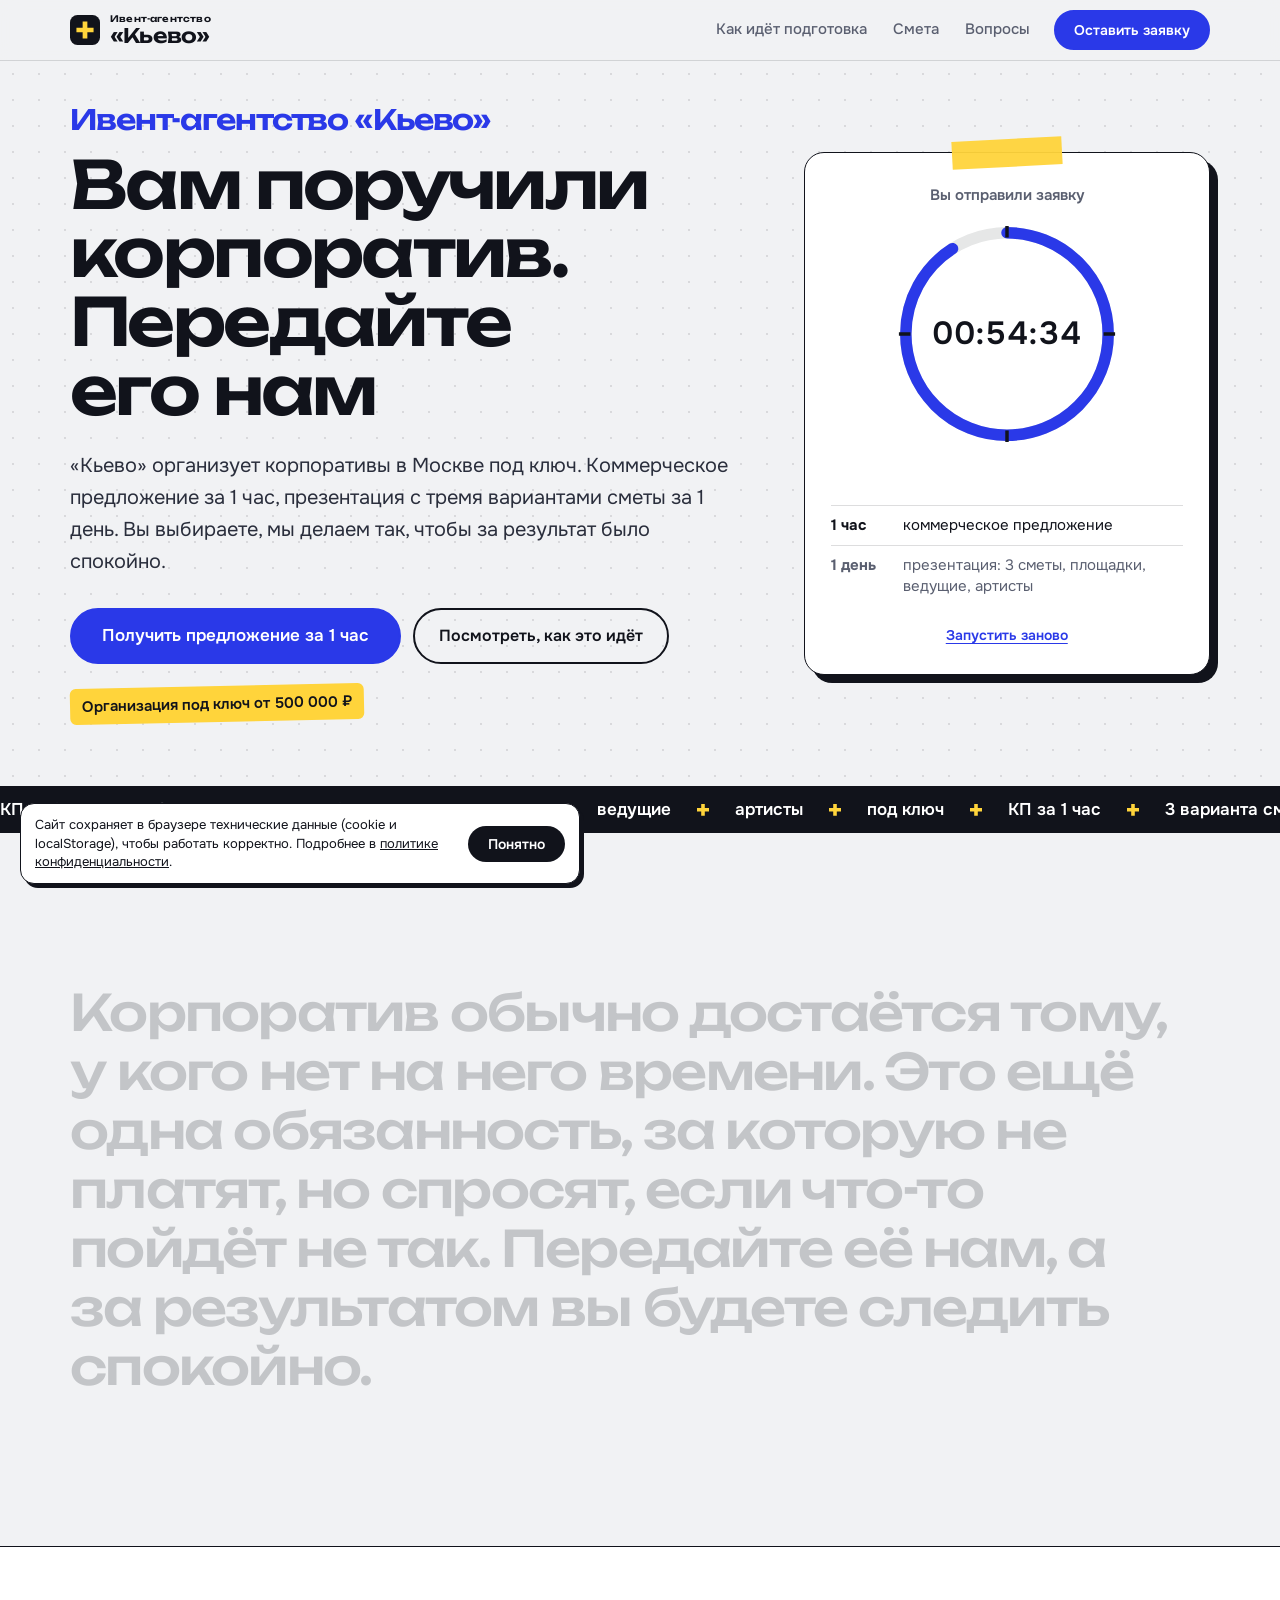
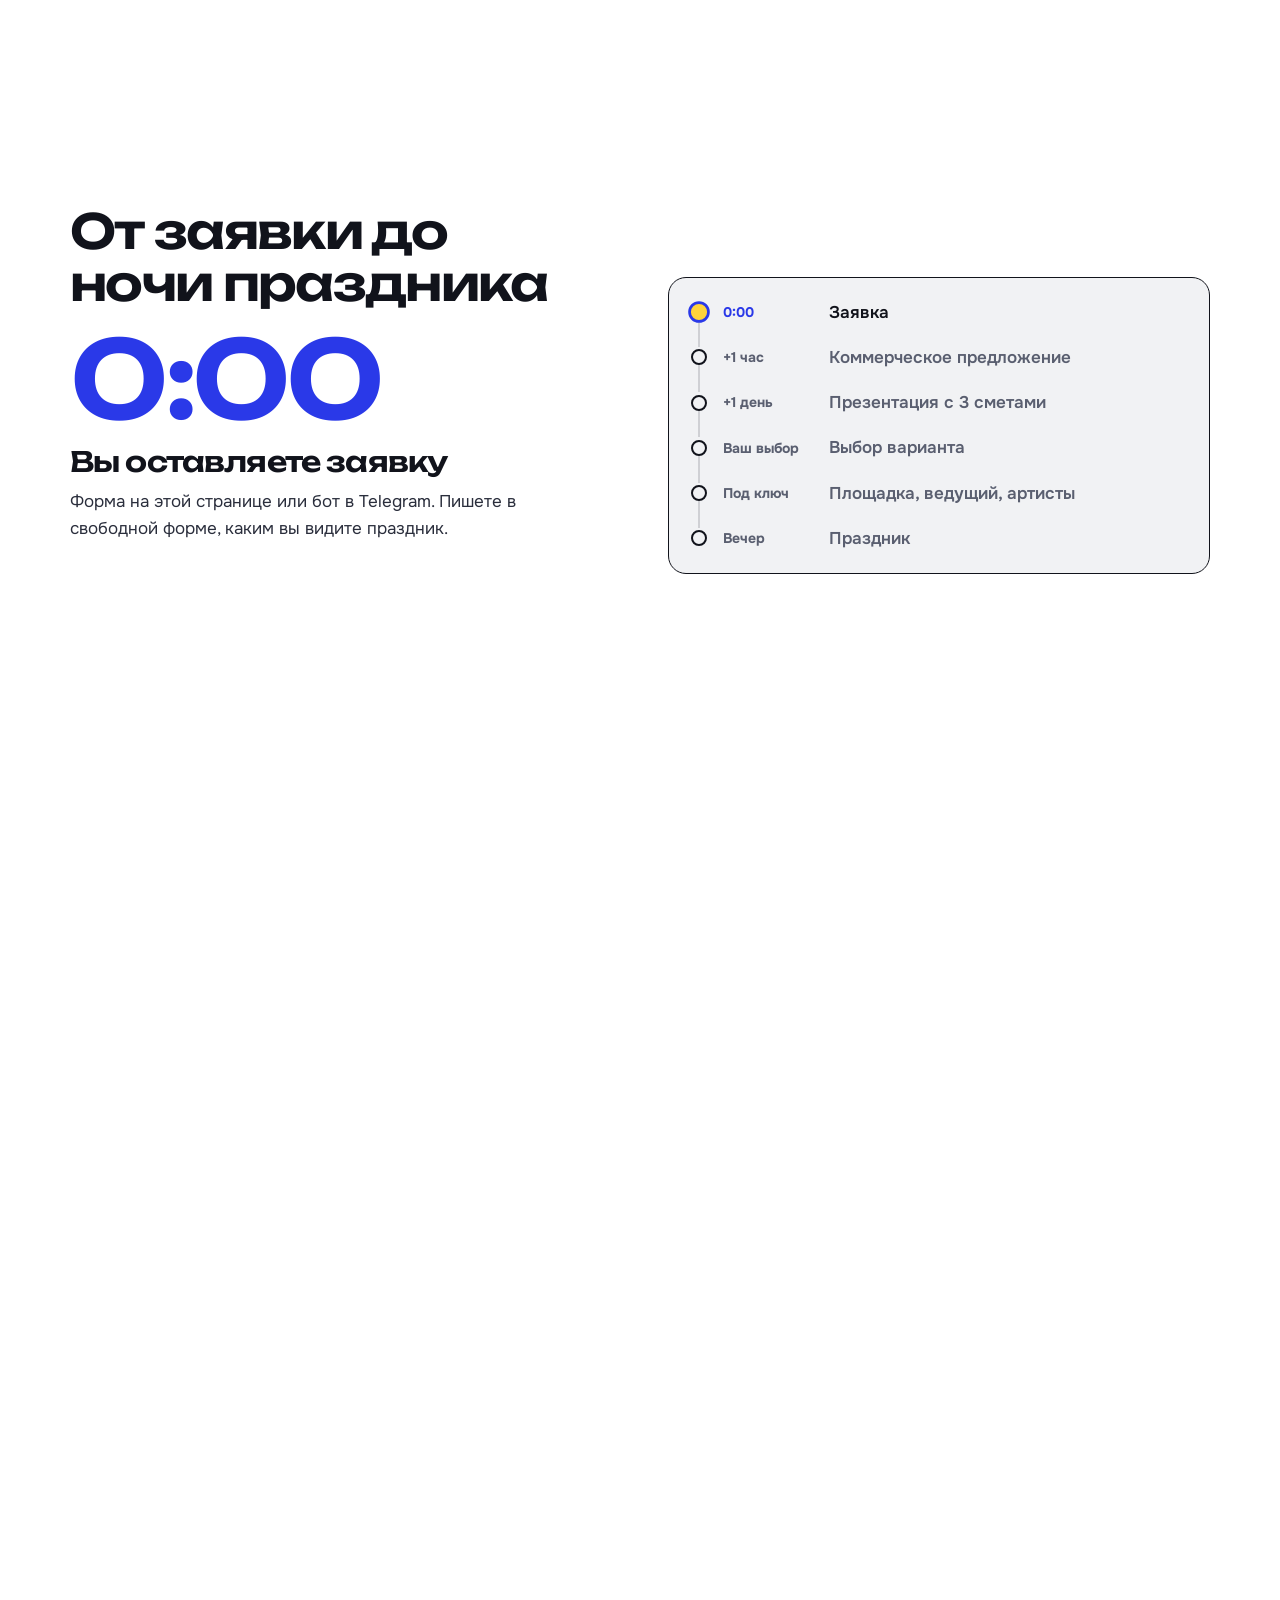
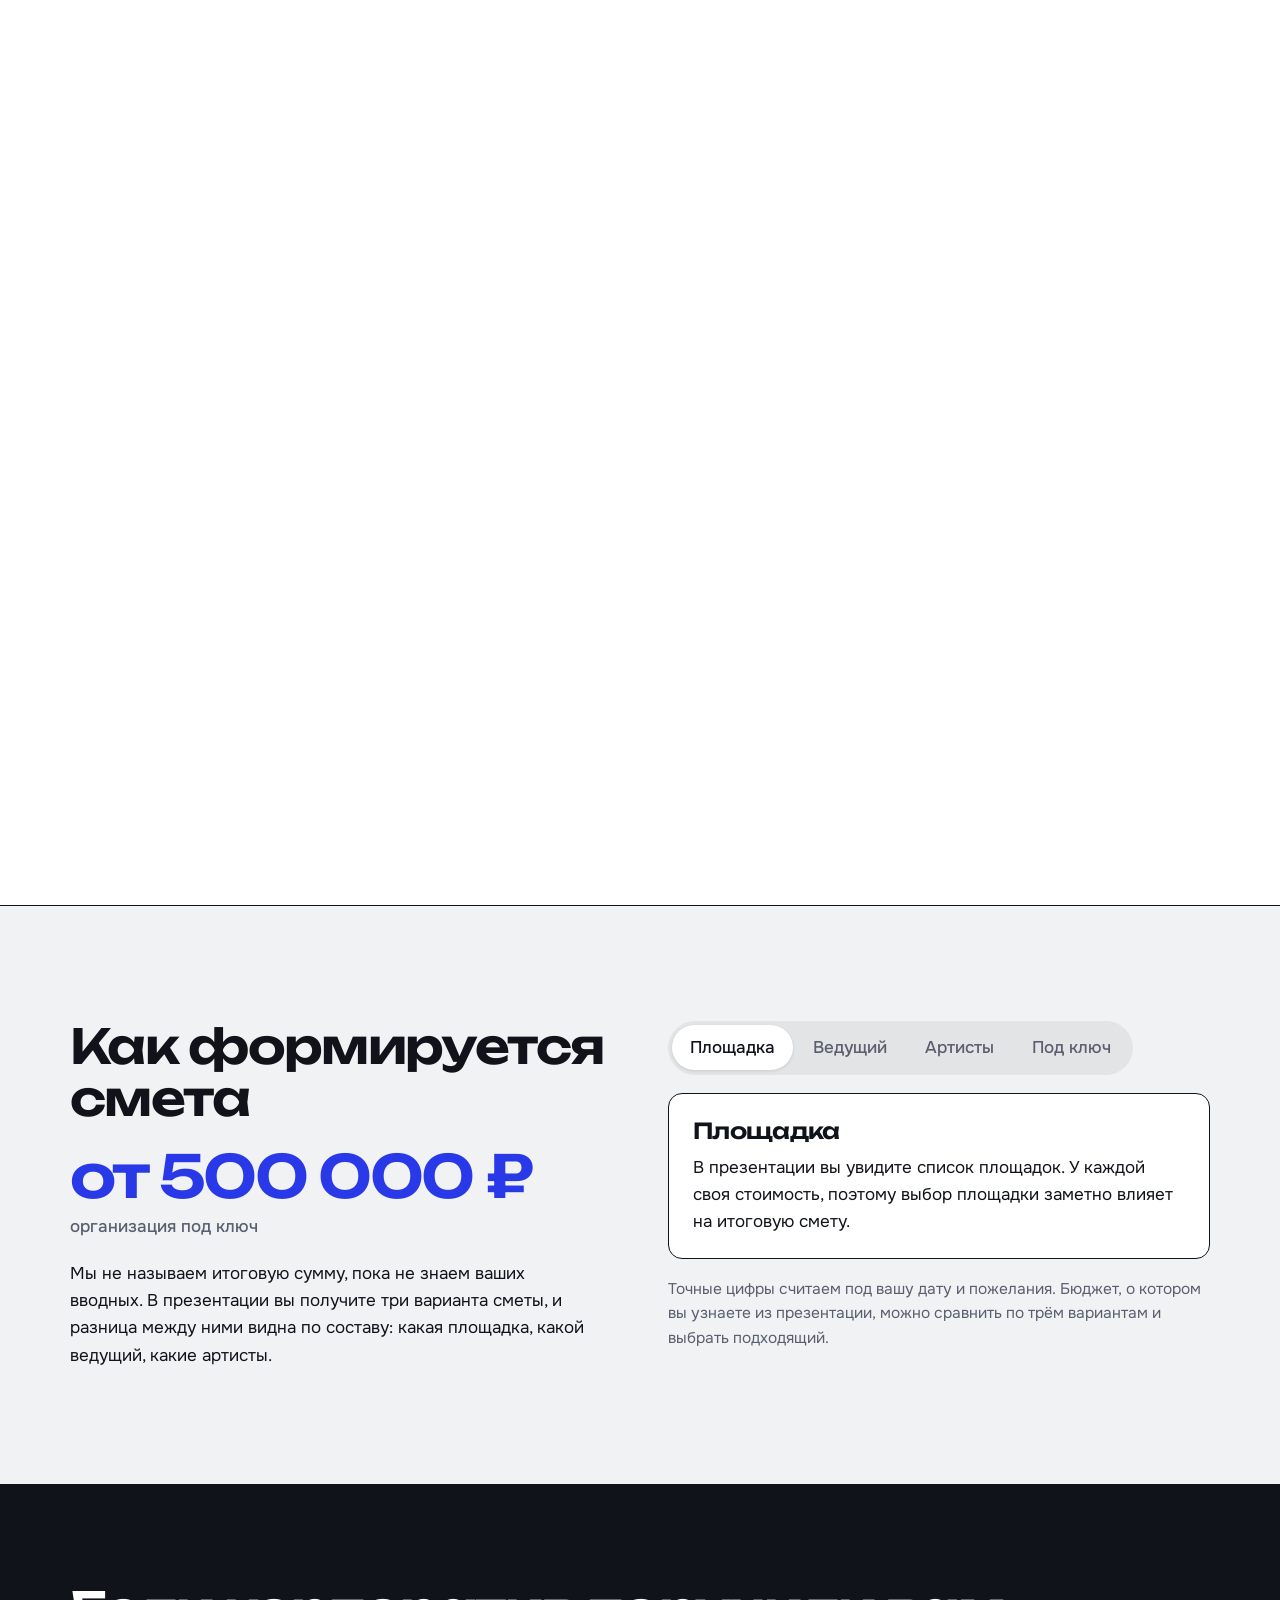
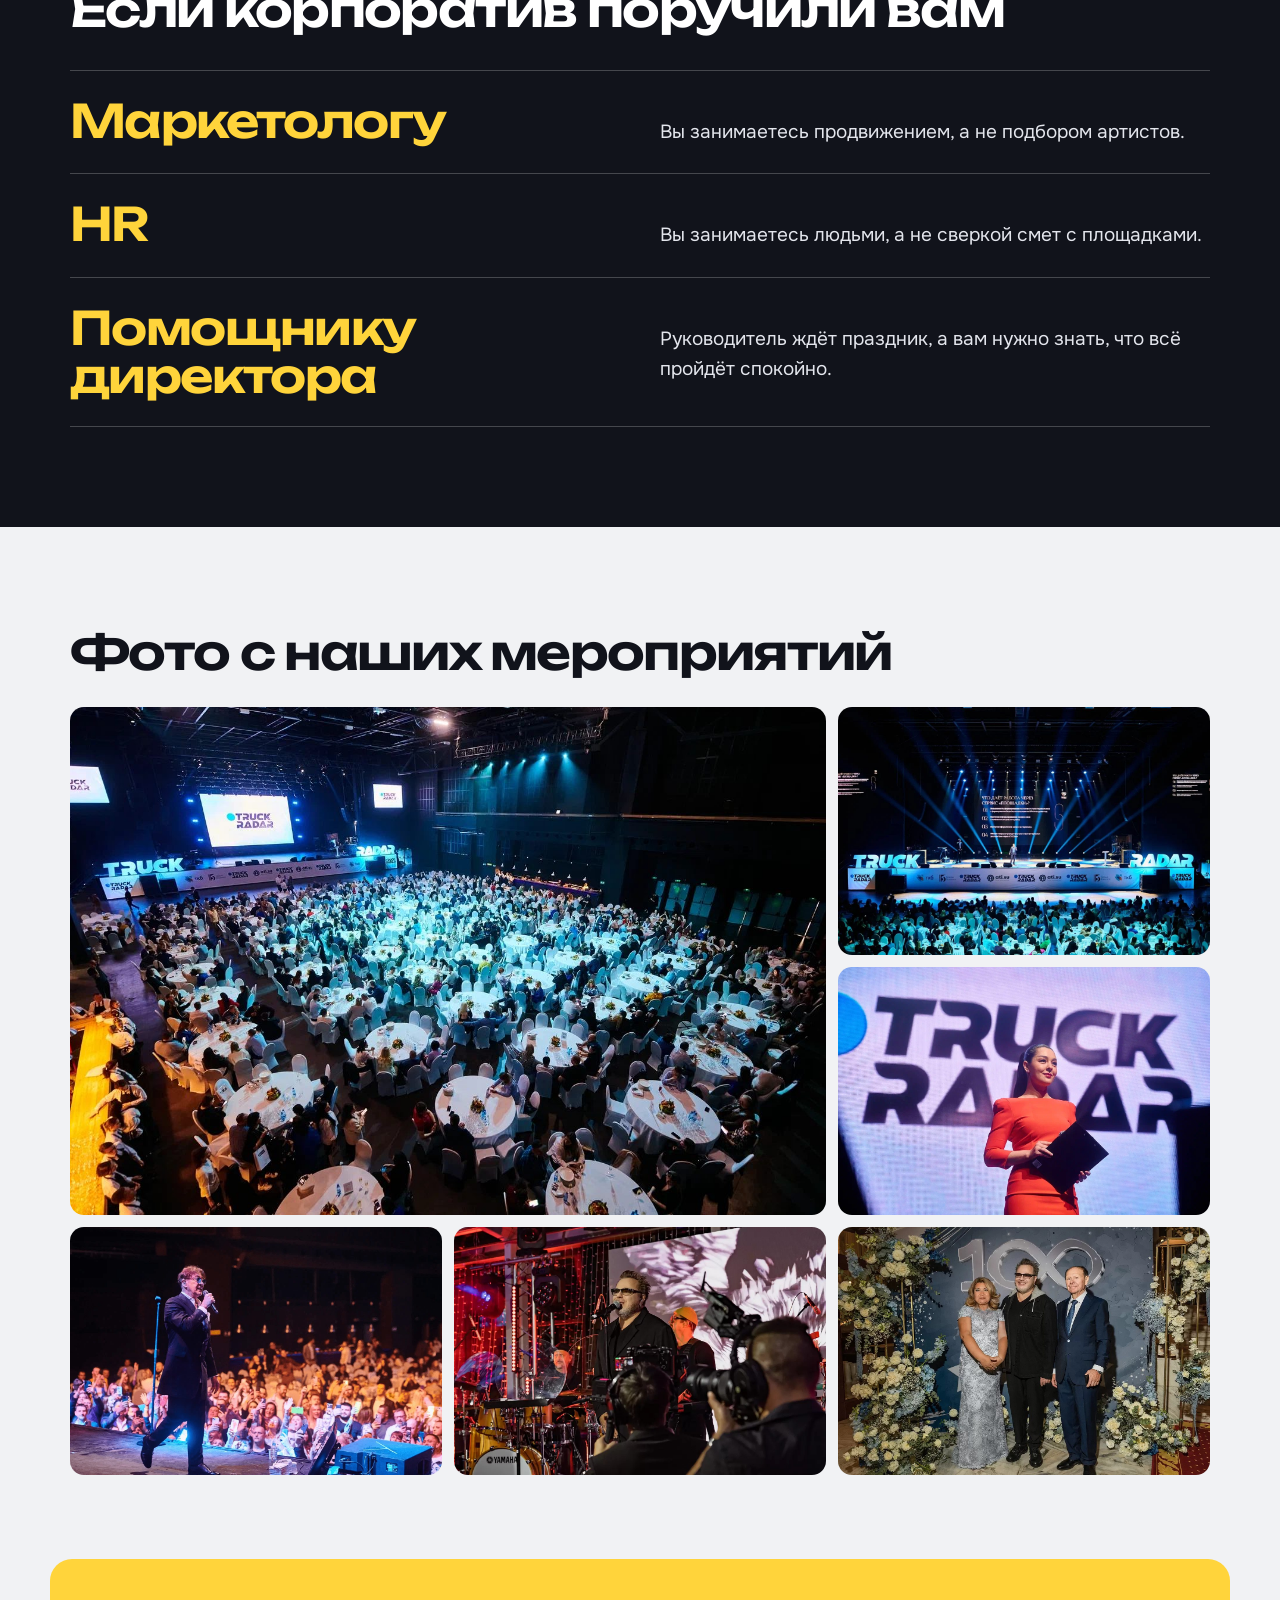
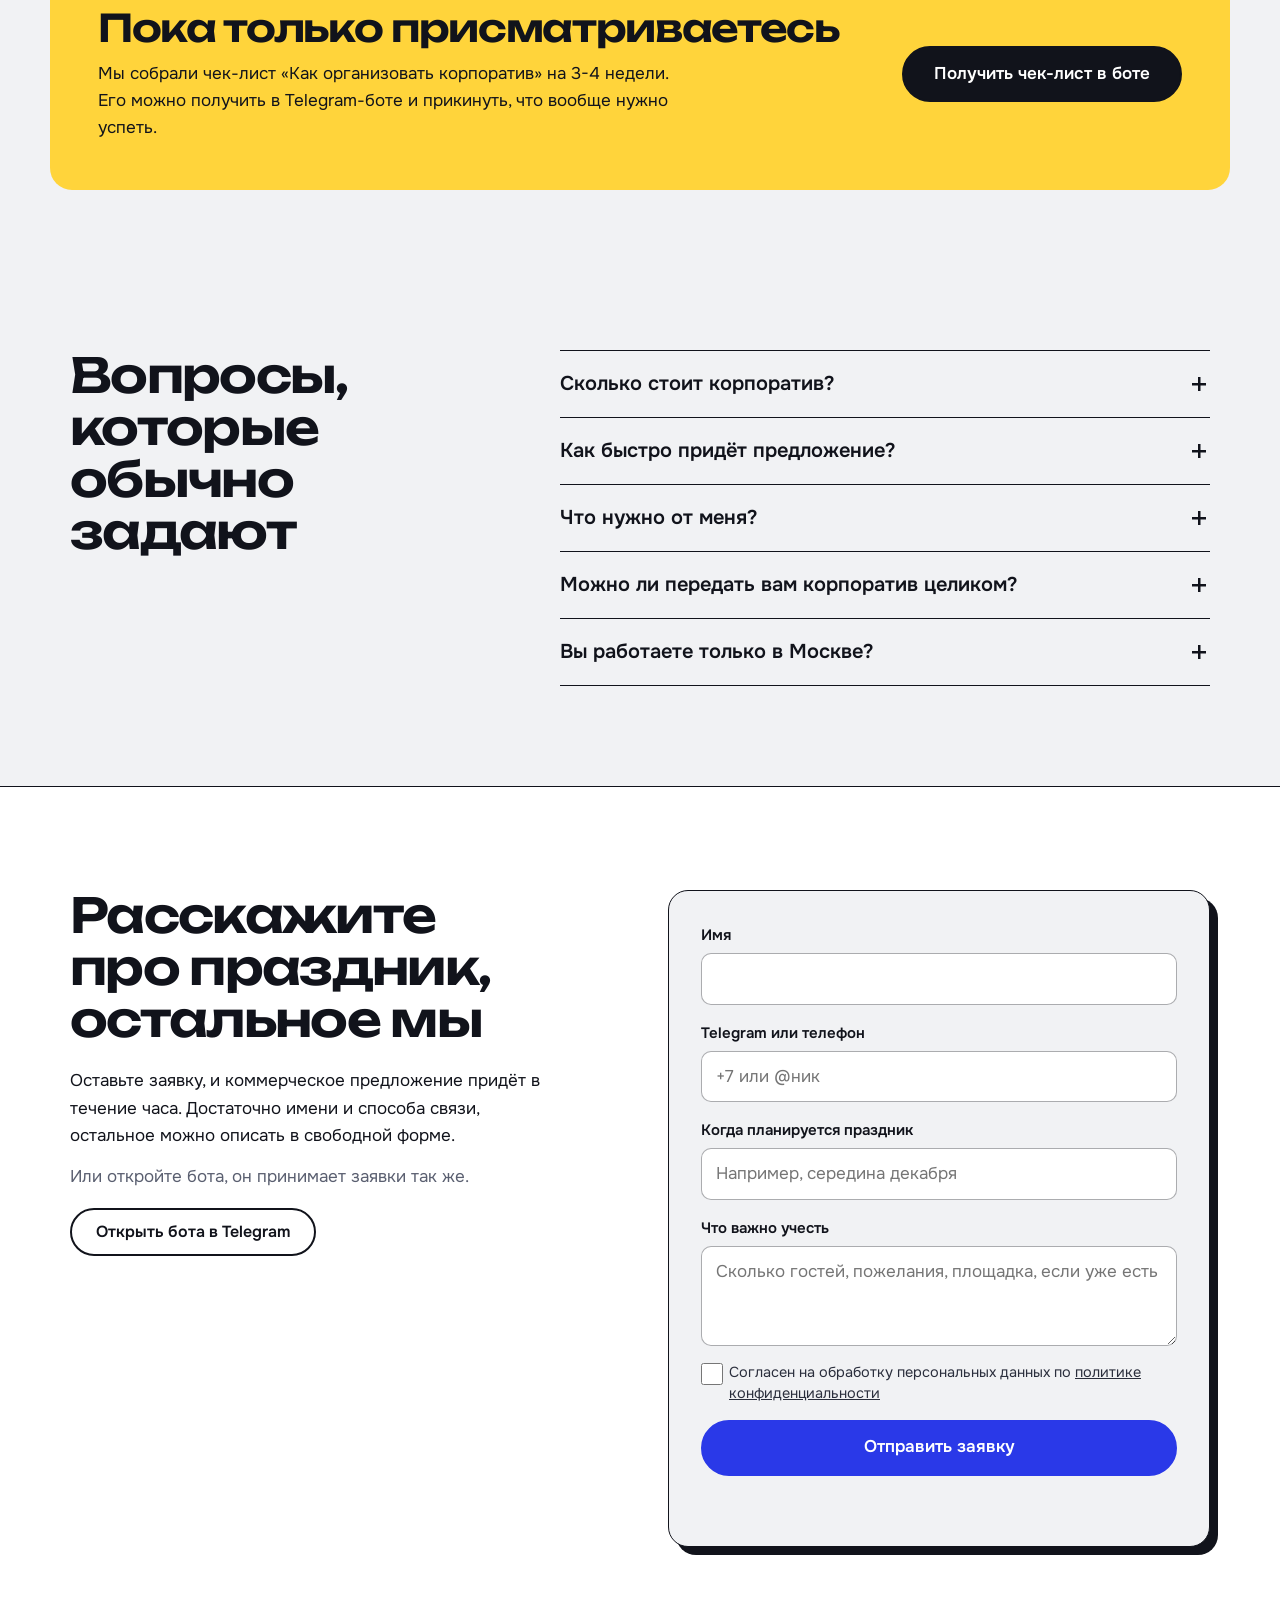
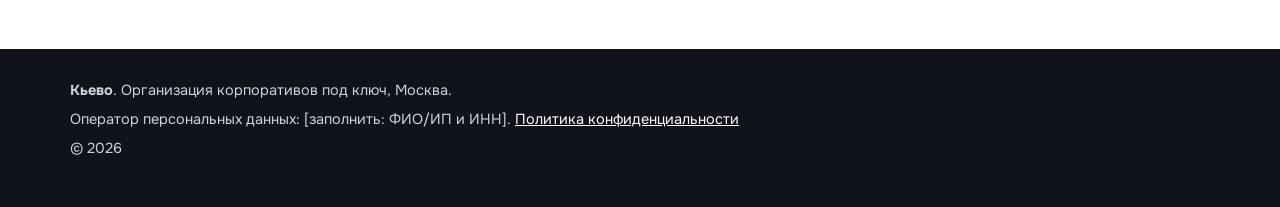
<file: index.html>
<!DOCTYPE html>
<html lang="ru">
<head>
<meta charset="utf-8">
<meta name="viewport" content="width=device-width, initial-scale=1">
<title>Кьево: организация корпоративов под ключ в Москве</title>
<meta name="description" content="Ивент-агентство «Кьево» в Москве: корпоратив под ключ от 500 000 ₽. Коммерческое предложение за 1 час, презентация с тремя вариантами сметы, площадками, ведущими и артистами за 1 день.">
<meta name="robots" content="index, follow">
<link rel="canonical" href="https://murzzsite.github.io/kievo-korporativy/">
<meta property="og:title" content="Кьево: организация корпоративов под ключ в Москве">
<meta property="og:description" content="Коммерческое предложение за 1 час. Презентация с тремя вариантами сметы, площадками, ведущими и артистами за 1 день. От 500 000 ₽ под ключ.">
<meta property="og:type" content="website">
<meta property="og:url" content="https://murzzsite.github.io/kievo-korporativy/">
<meta property="og:locale" content="ru_RU">
<meta property="og:site_name" content="Кьево">
<meta name="twitter:card" content="summary">
<meta name="twitter:title" content="Кьево: организация корпоративов под ключ в Москве">
<meta name="twitter:description" content="Коммерческое предложение за 1 час. Презентация с тремя вариантами сметы за 1 день. От 500 000 ₽ под ключ.">
<meta name="theme-color" content="#F1F2F4">
<link rel="icon" href="data:image/svg+xml,%3Csvg xmlns='http://www.w3.org/2000/svg' viewBox='0 0 32 32'%3E%3Crect width='32' height='32' rx='7' fill='%2311131B'/%3E%3Cpath d='M16 6v20M6 16h20' stroke='%23FFD43B' stroke-width='5'/%3E%3C/svg%3E">
<link rel="preconnect" href="https://fonts.googleapis.com">
<link rel="preconnect" href="https://fonts.gstatic.com" crossorigin>
<link href="https://fonts.googleapis.com/css2?family=Onest:wght@300..800&family=Unbounded:wght@300..800&display=swap" rel="stylesheet">
<link rel="stylesheet" href="motion.css">
<link rel="stylesheet" href="styles.css">
<script type="application/ld+json">
{"@context":"https://schema.org","@type":"Organization","name":"Кьево","url":"https://murzzsite.github.io/kievo-korporativy/","description":"Ивент-агентство в Москве: организация корпоративов под ключ.","areaServed":{"@type":"City","name":"Москва"}}
</script>
<script type="application/ld+json">
{"@context":"https://schema.org","@type":"WebSite","name":"Кьево","url":"https://murzzsite.github.io/kievo-korporativy/","inLanguage":"ru-RU"}
</script>
<script type="application/ld+json">
{"@context":"https://schema.org","@type":"Service","name":"Организация корпоративов под ключ","serviceType":"Организация корпоративов","provider":{"@type":"Organization","name":"Кьево"},"areaServed":{"@type":"City","name":"Москва"},"description":"Коммерческое предложение за 1 час. Презентация с тремя вариантами сметы, списком площадок, ведущих и артистов за 1 день.","offers":{"@type":"Offer","priceCurrency":"RUB","priceSpecification":{"@type":"PriceSpecification","minPrice":500000,"priceCurrency":"RUB"}}}
</script>
<script type="application/ld+json">
{"@context":"https://schema.org","@type":"FAQPage","mainEntity":[
{"@type":"Question","name":"Сколько стоит корпоратив?","acceptedAnswer":{"@type":"Answer","text":"Организация под ключ от 500 000 ₽. Точную смету считаем после вашей заявки, в презентации вы увидите три варианта."}},
{"@type":"Question","name":"Как быстро придёт предложение?","acceptedAnswer":{"@type":"Answer","text":"Коммерческое предложение за 1 час. Презентация с тремя вариантами сметы, списком площадок, ведущих и артистов за 1 день."}},
{"@type":"Question","name":"Что нужно от меня?","acceptedAnswer":{"@type":"Answer","text":"Рассказать, каким вы видите праздник, выбрать вариант из презентации и согласовать его внутри компании. Организацию мы берём на себя."}},
{"@type":"Question","name":"Можно ли передать вам корпоратив целиком?","acceptedAnswer":{"@type":"Answer","text":"Да, мы работаем под ключ: вам не нужно собирать площадку, ведущего и артистов по отдельности."}},
{"@type":"Question","name":"Вы работаете только в Москве?","acceptedAnswer":{"@type":"Answer","text":"Мы московское агентство. Если у вас другой город или загородный формат, напишите об этом в заявке."}}
]}
</script>
</head>
<body>
<a class="skip" href="#main">К содержанию</a>
<header class="head" id="top">
  <div class="head__in">
    <a class="brand" href="#top" aria-label="Ивент-агентство «Кьево», на главную">
      <svg class="brand__mk" viewBox="0 0 28 28" aria-hidden="true"><rect width="28" height="28" rx="7" fill="#11131B"/><path d="M14 6v16M6 14h16" stroke="#FFD43B" stroke-width="4.4"/></svg>
      <span class="brand__t"><span class="brand__s">Ивент-агентство</span>«Кьево»</span>
    </a>
    <nav class="nav" aria-label="Разделы">
      <a href="#timing" data-roll>Как идёт подготовка</a>
      <a href="#smeta" data-roll>Смета</a>
      <a href="#faq" data-roll>Вопросы</a>
    </nav>
    <a class="btn btn--sm" href="#contact" data-magnetic>Оставить заявку</a>
  </div>
</header>

<main id="main">
<section class="hero">
  <div class="wrap hero__grid">
    <div class="hero__txt">
      <p class="hero__name">Ивент-агентство «Кьево»</p>
      <h1 class="hero__h1" data-wave data-wave-min="420" data-wave-max="760" data-wave-radius="190">Вам поручили корпоратив. Передайте его нам</h1>
      <p class="hero__lead">«Кьево» организует корпоративы в Москве под ключ. Коммерческое предложение за 1 час, презентация с тремя вариантами сметы за 1 день. Вы выбираете, мы делаем так, чтобы за результат было спокойно.</p>
      <div class="hero__cta">
        <a class="btn btn--big" href="#contact" data-magnetic>Получить предложение за 1 час</a>
        <a class="btn btn--ghost" href="#timing" data-magnetic>Посмотреть, как это идёт</a>
      </div>
      <p class="hero__note">Организация под ключ от 500 000 ₽</p>
    </div>

    <aside class="watch" id="watch" aria-label="Время от заявки до коммерческого предложения">
      <i class="tape" aria-hidden="true"></i>
      <p class="watch__cap">Вы отправили заявку</p>
      <div class="watch__ring">
        <svg viewBox="0 0 200 200" aria-hidden="true">
          <circle class="watch__bg" cx="100" cy="100" r="88"/>
          <circle class="watch__fg" id="watchFg" cx="100" cy="100" r="88" pathLength="1"/>
          <g class="watch__ticks"><path d="M100 6v10M194 100h-10M100 194v-10M6 100h10"/></g>
        </svg>
        <div class="watch__num" id="watchNum" aria-live="off">00:00:00</div>
      </div>
      <p class="watch__st" id="watchSt"><span class="chip" id="watchChip">КП готово</span></p>
      <ul class="watch__list">
        <li class="is-now" id="w1"><b>1 час</b> коммерческое предложение</li>
        <li id="w2"><b>1 день</b> презентация: 3 сметы, площадки, ведущие, артисты</li>
      </ul>
      <button class="watch__again" id="watchAgain" type="button">Запустить заново</button>
    </aside>
  </div>
</section>

<div class="belt" aria-hidden="true">
  <div class="belt__row">
    <span>КП за 1 час</span><i></i><span>3 варианта сметы за 1 день</span><i></i><span>площадки</span><i></i><span>ведущие</span><i></i><span>артисты</span><i></i><span>под ключ</span><i></i>
    <span>КП за 1 час</span><i></i><span>3 варианта сметы за 1 день</span><i></i><span>площадки</span><i></i><span>ведущие</span><i></i><span>артисты</span><i></i><span>под ключ</span><i></i>
  </div>
</div>

<section class="manifest" id="manifest">
  <div class="wrap">
    <p class="manifest__t" id="manifestText">Корпоратив обычно достаётся тому, у кого нет на него времени. Это ещё одна обязанность, за которую не платят, но спросят, если что-то пойдёт не так. Передайте её нам, а за результатом вы будете следить спокойно.</p>
  </div>
</section>

<section class="scene" id="timing" aria-labelledby="timingH">
  <div class="scene__stick">
    <div class="scene__spot" id="spot" aria-hidden="true"></div>
    <div class="wrap scene__grid">
      <div class="scene__left">
        <h2 class="h2" id="timingH">От заявки до ночи праздника</h2>
        <div class="now" id="now" aria-live="polite">
          <div class="now__i is-on">
            <div class="now__clk">0:00</div>
            <h3>Вы оставляете заявку</h3>
            <p>Форма на этой странице или бот в Telegram. Пишете в свободной форме, каким вы видите праздник.</p>
          </div>
          <div class="now__i">
            <div class="now__clk">+1 час</div>
            <h3>Коммерческое предложение</h3>
            <p>Через час у вас на руках КП. Его можно показать руководителю, не дожидаясь остального.</p>
          </div>
          <div class="now__i">
            <div class="now__clk">+1 день</div>
            <h3>Презентация с тремя сметами</h3>
            <p>Три варианта сметы, список площадок, ведущих и артистов. Всё в одном документе, чтобы выбирать, а не искать.</p>
          </div>
          <div class="now__i">
            <div class="now__clk">Ваш выбор</div>
            <h3>Вы выбираете вариант</h3>
            <p>Выбираете и согласуете вариант внутри компании. Дальше организацию ведём мы.</p>
          </div>
          <div class="now__i">
            <div class="now__clk">Под ключ</div>
            <h3>Площадка, ведущий, артисты</h3>
            <p>Собираем всё, что нужно для праздника. Вам не приходится сводить подрядчиков и сверять десяток переписок.</p>
          </div>
          <div class="now__i">
            <div class="now__clk">Вечер</div>
            <h3>Вы среди гостей</h3>
            <p>За результатом следим мы. Вы приходите на корпоратив как гость, а не как человек, который держит всё в голове.</p>
          </div>
        </div>
      </div>
      <ol class="sheet" id="sheet" aria-label="План подготовки корпоратива">
        <li class="row is-on"><button type="button" data-i="0"><i class="row__dot"></i><span class="row__t">0:00</span><span class="row__n">Заявка</span></button><i class="row__seg"><b></b></i><p class="row__d">Форма на этой странице или бот в Telegram. Пишете в свободной форме, каким вы видите праздник.</p></li>
        <li class="row"><button type="button" data-i="1"><i class="row__dot"></i><span class="row__t">+1 час</span><span class="row__n">Коммерческое предложение</span></button><i class="row__seg"><b></b></i><p class="row__d">Через час у вас на руках КП. Его можно показать руководителю, не дожидаясь остального.</p></li>
        <li class="row"><button type="button" data-i="2"><i class="row__dot"></i><span class="row__t">+1 день</span><span class="row__n">Презентация с 3 сметами</span></button><i class="row__seg"><b></b></i><p class="row__d">Три варианта сметы, список площадок, ведущих и артистов. Всё в одном документе, чтобы выбирать, а не искать.</p></li>
        <li class="row"><button type="button" data-i="3"><i class="row__dot"></i><span class="row__t">Ваш выбор</span><span class="row__n">Выбор варианта</span></button><i class="row__seg"><b></b></i><p class="row__d">Выбираете и согласуете вариант внутри компании. Дальше организацию ведём мы.</p></li>
        <li class="row"><button type="button" data-i="4"><i class="row__dot"></i><span class="row__t">Под ключ</span><span class="row__n">Площадка, ведущий, артисты</span></button><i class="row__seg"><b></b></i><p class="row__d">Собираем всё, что нужно для праздника. Вам не приходится сводить подрядчиков и сверять десяток переписок.</p></li>
        <li class="row"><button type="button" data-i="5"><i class="row__dot"></i><span class="row__t">Вечер</span><span class="row__n">Праздник</span></button><i class="row__d-end"></i><p class="row__d">За результатом следим мы. Вы приходите на корпоратив как гость, а не как человек, который держит всё в голове.</p></li>
      </ol>
    </div>
  </div>
</section>

<section class="smeta" id="smeta" aria-labelledby="smetaH">
  <div class="wrap smeta__grid">
    <div class="smeta__l" data-reveal>
      <h2 class="h2" id="smetaH">Как формируется смета</h2>
      <p class="smeta__price"><span data-scramble>от 500 000 ₽</span><small>организация под ключ</small></p>
      <p class="smeta__p">Мы не называем итоговую сумму, пока не знаем ваших вводных. В презентации вы получите три варианта сметы, и разница между ними видна по составу: какая площадка, какой ведущий, какие артисты.</p>
    </div>
    <div class="smeta__r" data-reveal data-reveal-delay="120">
      <div class="smeta__tabs" data-pill role="tablist" aria-label="Из чего складывается смета">
        <button type="button" data-pill-item role="tab" data-k="0" aria-selected="true">Площадка</button>
        <button type="button" data-pill-item role="tab" data-k="1">Ведущий</button>
        <button type="button" data-pill-item role="tab" data-k="2">Артисты</button>
        <button type="button" data-pill-item role="tab" data-k="3">Под ключ</button>
      </div>
      <div class="smeta__panel" id="smetaPanel" role="tabpanel" aria-live="polite">
        <h3 id="smetaT">Площадка</h3>
        <p id="smetaD">В презентации вы увидите список площадок. У каждой своя стоимость, поэтому выбор площадки заметно влияет на итоговую смету.</p>
      </div>
      <p class="smeta__foot">Точные цифры считаем под вашу дату и пожелания. Бюджет, о котором вы узнаете из презентации, можно сравнить по трём вариантам и выбрать подходящий.</p>
    </div>
  </div>
</section>

<section class="roles" id="roles" aria-labelledby="rolesH">
  <div class="wrap">
    <h2 class="h2" id="rolesH">Если корпоратив поручили вам</h2>
    <ul class="roles__list" data-stagger>
      <li><span class="roles__w">Маркетологу</span><span class="roles__d">Вы занимаетесь продвижением, а не подбором артистов.</span></li>
      <li><span class="roles__w">HR</span><span class="roles__d">Вы занимаетесь людьми, а не сверкой смет с площадками.</span></li>
      <li><span class="roles__w">Помощнику директора</span><span class="roles__d">Руководитель ждёт праздник, а вам нужно знать, что всё пройдёт спокойно.</span></li>
    </ul>
  </div>
</section>

<section class="photos" id="photos" aria-labelledby="photosH">
  <div class="wrap">
    <h2 class="h2" id="photosH">Фото с наших мероприятий</h2>
    <ul class="photos__grid" data-stagger>
    <li><img src="img/event-1.jpg" alt="Фото с корпоративного мероприятия" loading="lazy" decoding="async"></li>
    <li><img src="img/event-2.jpg" alt="Фото с корпоративного мероприятия" loading="lazy" decoding="async"></li>
    <li><img src="img/event-3.jpg" alt="Фото с корпоративного мероприятия" loading="lazy" decoding="async"></li>
    <li><img src="img/event-4.jpg" alt="Фото с корпоративного мероприятия" loading="lazy" decoding="async"></li>
    <li><img src="img/event-5.jpg" alt="Фото с корпоративного мероприятия" loading="lazy" decoding="async"></li>
    <li><img src="img/event-6.jpg" alt="Фото с корпоративного мероприятия" loading="lazy" decoding="async"></li>
    </ul>
  </div>
</section>

<section class="guide" id="guide" aria-labelledby="guideH">
  <div class="wrap guide__in" data-reveal>
    <div>
      <h2 class="h2 h2--s" id="guideH">Пока только присматриваетесь</h2>
      <p class="guide__p">Мы собрали чек-лист «Как организовать корпоратив» на 3-4 недели. Его можно получить в Telegram-боте и прикинуть, что вообще нужно успеть.</p>
    </div>
    <a class="btn btn--big btn--ink" href="#" data-bot target="_blank" rel="noopener" data-magnetic>Получить чек-лист в боте</a>
  </div>
</section>

<section class="faq" id="faq" aria-labelledby="faqH">
  <div class="wrap faq__in">
    <h2 class="h2" id="faqH">Вопросы, которые обычно задают</h2>
    <div class="faq__list">
      <details><summary>Сколько стоит корпоратив?</summary><p>Организация под ключ от 500 000 ₽. Точную смету считаем после вашей заявки, в презентации вы увидите три варианта.</p></details>
      <details><summary>Как быстро придёт предложение?</summary><p>Коммерческое предложение за 1 час. Презентацию с тремя вариантами сметы, списком площадок, ведущих и артистов за 1 день.</p></details>
      <details><summary>Что нужно от меня?</summary><p>Рассказать, каким вы видите праздник, выбрать вариант из презентации и согласовать его внутри компании. Организацию мы берём на себя.</p></details>
      <details><summary>Можно ли передать вам корпоратив целиком?</summary><p>Да, мы работаем под ключ: вам не нужно собирать площадку, ведущего и артистов по отдельности.</p></details>
      <details><summary>Вы работаете только в Москве?</summary><p>Мы московское агентство. Если у вас другой город или загородный формат, напишите об этом в заявке.</p></details>
    </div>
  </div>
</section>

<section class="contact" id="contact" aria-labelledby="contactH">
  <div class="wrap contact__grid">
    <div class="contact__l">
      <h2 class="h2" id="contactH">Расскажите про праздник, остальное мы</h2>
      <p class="contact__p">Оставьте заявку, и коммерческое предложение придёт в течение часа. Достаточно имени и способа связи, остальное можно описать в свободной форме.</p>
      <p class="contact__p contact__p--s">Или откройте бота, он принимает заявки так же.</p>
      <a class="btn btn--ghost" href="#" data-bot target="_blank" rel="noopener" data-magnetic>Открыть бота в Telegram</a>
    </div>
    <form class="form" id="leadForm" novalidate>
      <label>Имя<input type="text" name="name" autocomplete="name" required></label>
      <label>Telegram или телефон<input type="text" name="contact" autocomplete="tel" required placeholder="+7 или @ник"></label>
      <label>Когда планируется праздник<input type="text" name="date" placeholder="Например, середина декабря"></label>
      <label>Что важно учесть<textarea name="comment" rows="3" placeholder="Сколько гостей, пожелания, площадка, если уже есть"></textarea></label>
      <input type="text" name="_gotcha" style="display:none" tabindex="-1" autocomplete="off">
      <label class="form__ok"><input type="checkbox" name="consent" required><span>Согласен на обработку персональных данных по <a href="privacy.html" target="_blank" rel="noopener">политике конфиденциальности</a></span></label>
      <button class="btn btn--big" type="submit">Отправить заявку</button>
      <p class="form__msg" id="formMsg" role="status"></p>
    </form>
  </div>
</section>
</main>

<footer class="foot">
  <div class="wrap foot__in">
    <p><b>Кьево</b>. Организация корпоративов под ключ, Москва.</p>
    <p>Оператор персональных данных: [заполнить: ФИО/ИП и ИНН]. <a href="privacy.html">Политика конфиденциальности</a></p>
    <p>© <span id="year">2026</span></p>
  </div>
</footer>

<script src="motion.js" defer></script>
<script src="script.js" defer></script>
<script src="cookie.js" defer></script>
</body>
</html>
</file>
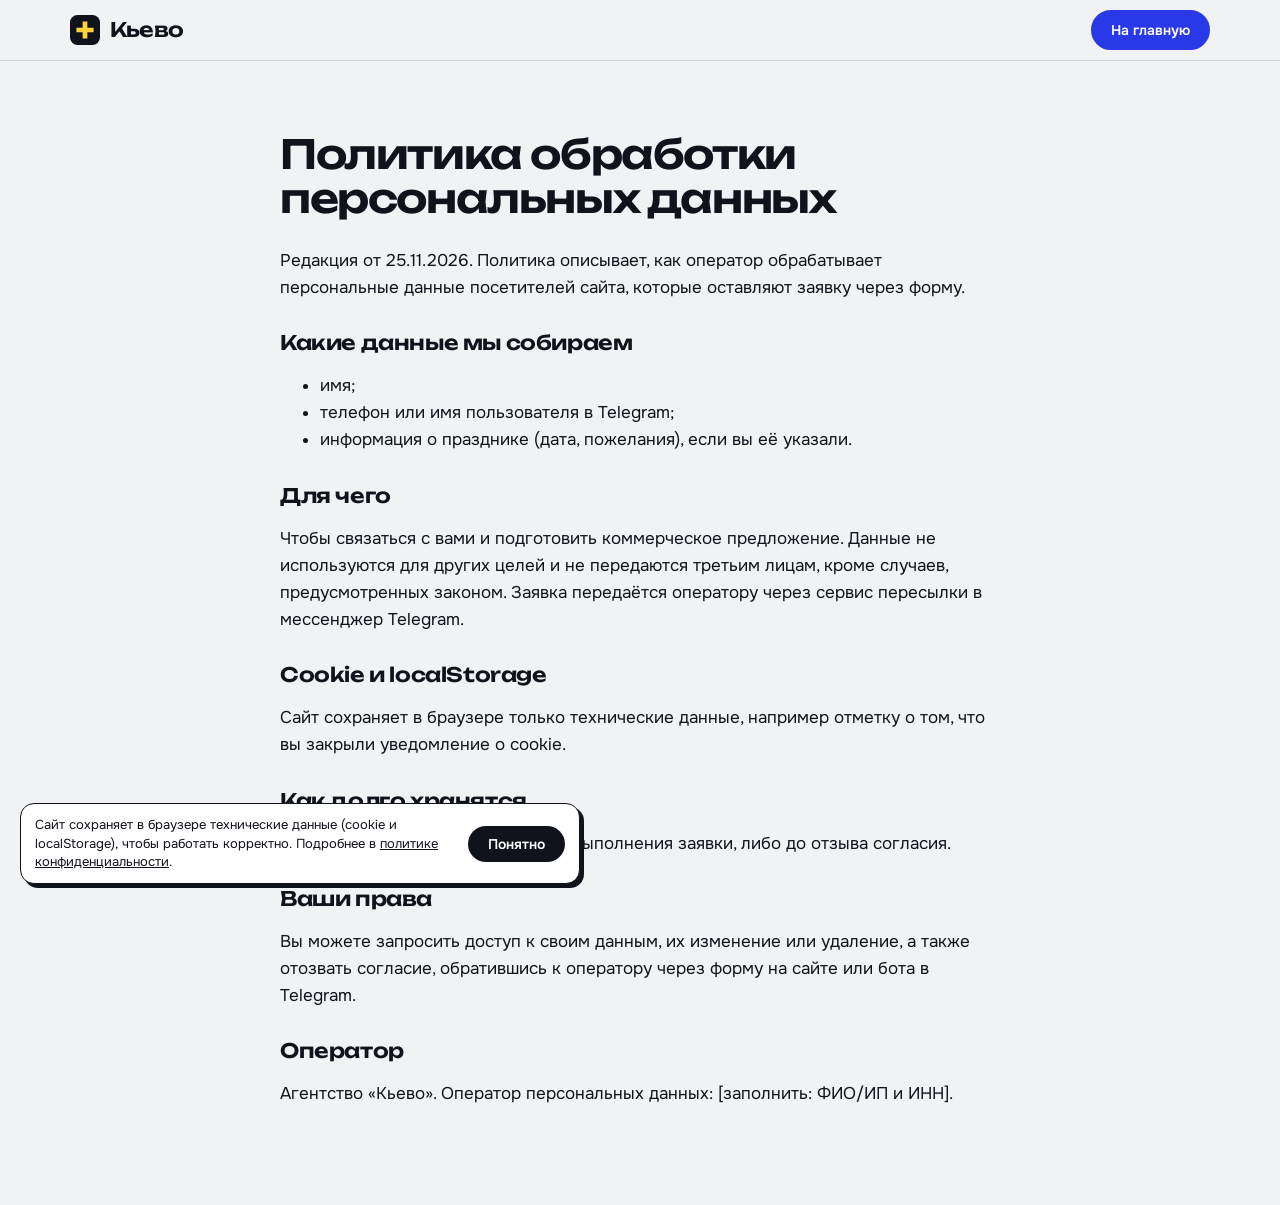
<file: privacy.html>
<!DOCTYPE html>
<html lang="ru">
<head>
<meta charset="utf-8">
<meta name="viewport" content="width=device-width, initial-scale=1">
<title>Политика обработки персональных данных - Кьево</title>
<meta name="description" content="Как сайт обрабатывает персональные данные посетителей, оставивших заявку через форму.">
<meta name="robots" content="index, follow">
<link rel="canonical" href="https://murzzsite.github.io/kievo-korporativy/privacy.html">
<meta property="og:title" content="Политика обработки персональных данных - Кьево">
<meta property="og:description" content="Как сайт обрабатывает персональные данные посетителей, оставивших заявку через форму.">
<meta property="og:type" content="website">
<meta property="og:url" content="https://murzzsite.github.io/kievo-korporativy/privacy.html">
<meta property="og:locale" content="ru_RU">
<meta property="og:site_name" content="Кьево">
<link href="https://fonts.googleapis.com/css2?family=Onest:wght@300..800&family=Unbounded:wght@300..800&display=swap" rel="stylesheet">
<link rel="stylesheet" href="styles.css">
</head>
<body>
<header class="head"><div class="head__in"><a class="brand" href="./"><svg class="brand__mk" viewBox="0 0 28 28" aria-hidden="true"><rect width="28" height="28" rx="7" fill="#11131B"/><path d="M14 6v16M6 14h16" stroke="#FFD43B" stroke-width="4.4"/></svg><span class="brand__t">Кьево</span></a><a class="btn btn--sm" href="./">На главную</a></div></header>
<main class="legal">
  <h1>Политика обработки персональных данных</h1>
  <p>Редакция от 25.11.2026. Политика описывает, как оператор обрабатывает персональные данные посетителей сайта, которые оставляют заявку через форму.</p>
  <h2>Какие данные мы собираем</h2>
  <ul><li>имя;</li><li>телефон или имя пользователя в Telegram;</li><li>информация о празднике (дата, пожелания), если вы её указали.</li></ul>
  <h2>Для чего</h2>
  <p>Чтобы связаться с вами и подготовить коммерческое предложение. Данные не используются для других целей и не передаются третьим лицам, кроме случаев, предусмотренных законом. Заявка передаётся оператору через сервис пересылки в мессенджер Telegram.</p>
  <h2>Cookie и localStorage</h2>
  <p>Сайт сохраняет в браузере только технические данные, например отметку о том, что вы закрыли уведомление о cookie.</p>
  <h2>Как долго хранятся</h2>
  <p>Пока это нужно для связи с вами и выполнения заявки, либо до отзыва согласия.</p>
  <h2>Ваши права</h2>
  <p>Вы можете запросить доступ к своим данным, их изменение или удаление, а также отозвать согласие, обратившись к оператору через форму на сайте или бота в Telegram.</p>
  <h2>Оператор</h2>
  <p>Агентство «Кьево». Оператор персональных данных: [заполнить: ФИО/ИП и ИНН].</p>
</main>
<script src="cookie.js" defer></script>
</body>
</html>
</file>
<file: motion.css>
/* motion-kit: токены и стили эффектов. Светлая тема. Цвета переопределять под бренд клиента. */
:root{
  /* пружины: "stiffness damping" (из designbookmark motion studies) */
  --spring-follow:900 50;
  --spring-settle:280 22;
  --spring-soft:260 24;
  --spring-lead:620 36;
  --spring-trail:190 19;
  --spring-pop:520 16;
  --spring-fade:420 32;
  --stagger:45;               /* мс между элементами */

  /* бренд: менять под клиента */
  --mk-bg:#fafaf7;
  --mk-surface:#fff;
  --mk-text:#16181d;
  --mk-muted:#6b7280;
  --mk-accent:#e4572e;
  --mk-on-accent:#fff;
  --mk-fill:rgba(22,24,29,.06);

  --mk-r-pill:999px;
  --mk-r-card:24px;
  --mk-ease-out:cubic-bezier(.22,1,.36,1);   /* для CSS-переходов, где пружина избыточна */
}

/* reveal: класс mk-reveal ставит JS, без JS элементы видны */
.mk-on .mk-reveal{opacity:0;transform:translate3d(0,22px,0);transition:opacity .7s var(--mk-ease-out),transform .8s var(--mk-ease-out);transition-delay:var(--d,0ms)}
.mk-on .mk-reveal.mk-in{opacity:1;transform:none}

/* magnetic: будем двигать только transform */
[data-magnetic]{will-change:transform}

/* roll: две копии буквы, верхняя уезжает, нижняя заезжает */
.mk-roll{display:inline-flex;overflow:hidden;line-height:1.15;vertical-align:bottom}
.mk-roll__c{display:inline-block;position:relative;height:1.15em;overflow:hidden}
.mk-roll__c>span{display:block;transition:transform .5s var(--mk-ease-out);transition-delay:calc(var(--i)*14ms)}
.mk-roll__c>span+span{position:absolute;inset:0;transform:translateY(110%)}
.mk-roll:hover .mk-roll__c>span:first-child,.mk-roll:focus-visible .mk-roll__c>span:first-child{transform:translateY(-110%)}
.mk-roll:hover .mk-roll__c>span+span,.mk-roll:focus-visible .mk-roll__c>span+span{transform:none}

/* pill: резиновый хайлайт */
.mk-pill{position:relative;display:inline-flex;gap:2px;padding:4px;border-radius:var(--mk-r-pill);background:var(--mk-fill)}
.mk-pill__hl{position:absolute;top:4px;bottom:4px;left:0;border-radius:var(--mk-r-pill);background:var(--mk-surface);box-shadow:0 1px 3px rgba(22,24,29,.12);pointer-events:none;will-change:transform,width}
.mk-pill [data-pill-item]{position:relative;z-index:1;padding:9px 18px;border:0;background:none;border-radius:var(--mk-r-pill);font:inherit;font-weight:500;color:var(--mk-muted);cursor:pointer;transition:color .2s}
.mk-pill [data-pill-item].is-active{color:var(--mk-text)}

@media (prefers-reduced-motion:reduce){
  .mk-on .mk-reveal{opacity:1;transform:none;transition:none}
  .mk-roll__c>span{transition:none}
}
</file>
<file: styles.css>
:root{
  --bg:#F1F2F4;--paper:#FFFFFF;--ink:#11131B;--muted:#5A5F70;--line:rgba(17,19,27,.14);
  --blue:#2A39E8;--blue-d:#1F2CC4;--tape:#FFD43B;--tape-s:#FFF1B0;
  --mk-bg:var(--bg);--mk-surface:#fff;--mk-text:var(--ink);--mk-muted:var(--muted);--mk-accent:var(--blue);--mk-fill:rgba(17,19,27,.06);
  --fd:'Unbounded','Onest',system-ui,sans-serif;--ft:'Onest','Segoe UI',system-ui,sans-serif;
  --r:14px;--hh:60px;
}
*{box-sizing:border-box}
html{scroll-behavior:auto;-webkit-text-size-adjust:100%}
body{margin:0;background:var(--bg);color:var(--ink);font:400 17px/1.6 var(--ft);overflow-x:hidden}
img,svg{display:block;max-width:100%}
a{color:inherit}
.wrap{width:100%;max-width:1180px;margin:0 auto;padding:0 20px}
.skip{position:absolute;left:-999px;top:8px;background:var(--ink);color:#fff;padding:8px 14px;border-radius:8px;z-index:100}
.skip:focus{left:8px}
:focus-visible{outline:3px solid var(--blue);outline-offset:3px}

/* header */
.head{position:sticky;top:0;z-index:50;background:rgba(241,242,244,.92);backdrop-filter:blur(10px);-webkit-backdrop-filter:blur(10px);border-bottom:1px solid var(--line)}
.head__in{max-width:1180px;margin:0 auto;height:var(--hh);padding:0 20px;display:flex;align-items:center;gap:24px}
.brand{display:flex;align-items:center;gap:10px;text-decoration:none;margin-right:auto}
.brand__mk{width:30px;height:30px}
.brand__t{display:flex;flex-direction:column;gap:3px;font:600 20px/1 var(--fd);letter-spacing:-.04em;font-variation-settings:"wght" 600}
.brand__s{font-size:9px;font-weight:500;letter-spacing:.02em;white-space:nowrap}
.hero__name{font:600 clamp(18px,2.4vw,28px)/1.1 var(--fd);letter-spacing:-.04em;font-variation-settings:"wght" 600;margin:0 0 14px;color:var(--blue)}
.nav{display:flex;gap:26px;font-size:15px;font-weight:500}
.nav a{text-decoration:none;color:var(--muted)}
.nav a:hover{color:var(--ink)}
.btn{display:inline-flex;align-items:center;justify-content:center;gap:8px;min-height:48px;padding:0 24px;border-radius:999px;border:2px solid var(--blue);background:var(--blue);color:#fff;font:600 16px/1.2 var(--ft);text-decoration:none;cursor:pointer;transition:background .2s,color .2s,border-color .2s;text-align:center}
.btn:hover{background:var(--blue-d);border-color:var(--blue-d)}
.btn--sm{min-height:40px;padding:0 18px;font-size:14px}
.btn--big{min-height:56px;padding:0 30px;font-size:17px}
.btn--ghost{background:transparent;color:var(--ink);border-color:var(--ink)}
.btn--ghost:hover{background:var(--ink);color:#fff;border-color:var(--ink)}
.btn--ink{background:var(--ink);border-color:var(--ink)}
.btn--ink:hover{background:#000;border-color:#000}

.h2{font:600 clamp(26px,4.6vw,48px)/1.08 var(--fd);letter-spacing:-.035em;margin:0 0 22px;text-wrap:balance;overflow-wrap:anywhere}
.h2--s{font-size:clamp(24px,3.6vw,38px)}

/* hero */
.hero{position:relative;padding:44px 0 64px;background-image:radial-gradient(rgba(17,19,27,.11) 1.2px,transparent 1.3px);background-size:26px 26px}
.hero__grid{display:grid;grid-template-columns:1.25fr .75fr;gap:56px;align-items:center}
.hero__h1{font:600 clamp(30px,5.4vw,66px)/1.04 var(--fd);letter-spacing:-.04em;margin:0 0 26px;text-wrap:balance;overflow-wrap:anywhere;font-variation-settings:"wght" 600}
.hero__lead{font-size:clamp(17px,1.7vw,20px);max-width:56ch;margin:0 0 30px;color:#2A2E3C}
.hero__cta{display:flex;flex-wrap:wrap;gap:12px;margin-bottom:22px}
.hero__note{margin:0;font-weight:600;font-size:15px;display:inline-block;padding:6px 12px;background:var(--tape);border-radius:6px;transform:rotate(-1.2deg)}

.watch{position:relative;background:var(--paper);border:1.5px solid var(--ink);border-radius:20px;padding:30px 26px 22px;box-shadow:8px 8px 0 var(--ink);max-width:420px;justify-self:end;width:100%}
.tape{position:absolute;top:-14px;left:50%;width:110px;height:28px;margin-left:-55px;background:var(--tape);transform:rotate(-3deg);opacity:.95}
.watch__cap{margin:0 0 12px;text-align:center;font-weight:600;font-size:15px;color:var(--muted)}
.watch__ring{position:relative;width:min(230px,70%);margin:0 auto 12px;aspect-ratio:1}
.watch__ring svg{width:100%;height:100%;transform:rotate(-90deg)}
.watch__bg{fill:none;stroke:rgba(17,19,27,.1);stroke-width:10}
.watch__fg{fill:none;stroke:var(--blue);stroke-width:10;stroke-linecap:round;stroke-dasharray:1;stroke-dashoffset:1}
.watch__ticks path{stroke:var(--ink);stroke-width:3;fill:none}
.watch__num{position:absolute;inset:0;display:grid;place-items:center;font:600 clamp(24px,3.2vw,32px)/1 var(--ft);font-variant-numeric:tabular-nums;letter-spacing:-.01em}
.watch__st{margin:0 0 14px;text-align:center;min-height:30px}
.chip{display:inline-block;padding:4px 12px;border-radius:999px;background:var(--tape);font-weight:700;font-size:14px;opacity:0;transform:scale(.8);transition:opacity .3s,transform .5s cubic-bezier(.34,1.56,.64,1)}
.chip.is-on{opacity:1;transform:none}
.watch__list{list-style:none;margin:0 0 12px;padding:0;font-size:15px;line-height:1.4}
.watch__list li{display:flex;gap:10px;padding:9px 0;border-top:1px solid var(--line);color:var(--muted);transition:color .3s}
.watch__list li b{flex:0 0 62px;font-weight:700;color:inherit}
.watch__list li.is-now{color:var(--ink)}
.watch__again{display:block;margin:0 auto;border:0;background:none;color:var(--blue);font:600 14px var(--ft);cursor:pointer;padding:8px 12px;text-decoration:underline;text-underline-offset:3px}

/* belt */
.belt{overflow:hidden;background:var(--ink);color:#fff;border-block:1.5px solid var(--ink)}
.belt__row{display:flex;gap:26px;align-items:center;width:max-content;padding:14px 0;font:600 17px/1 var(--ft);white-space:nowrap;animation:belt 38s linear infinite}
.belt__row i{width:12px;height:12px;background:var(--tape);clip-path:polygon(35% 0,65% 0,65% 35%,100% 35%,100% 65%,65% 65%,65% 100%,35% 100%,35% 65%,0 65%,0 35%,35% 35%);flex:none}
@keyframes belt{to{transform:translateX(-50%)}}

/* manifest */
.manifest{padding:clamp(72px,12vw,150px) 0}
.manifest__t{margin:0;max-width:22em;font:500 clamp(26px,4.2vw,50px)/1.18 var(--fd);letter-spacing:-.035em;text-wrap:pretty}
.manifest__t .w{color:rgba(17,19,27,.2);transition:color .35s}
.manifest__t .w.on{color:var(--ink)}

/* scene */
.scene{position:relative;height:auto;background:var(--paper);border-block:1.5px solid var(--ink)}
.scene.is-pin{height:640vh}
.scene__stick{position:relative;padding:72px 0}
.scene.is-pin .scene__stick{position:sticky;top:0;height:100vh;height:100svh;padding:calc(var(--hh) + 18px) 0 22px;overflow:hidden;display:flex;align-items:center}
.scene__spot{position:absolute;right:-12vw;bottom:-30vw;width:70vw;height:70vw;border-radius:50%;background:radial-gradient(circle,var(--tape) 0,var(--tape-s) 45%,rgba(255,244,190,0) 70%);opacity:0;transform:scale(.4);pointer-events:none}
.scene:not(.is-pin) .scene__spot{display:none}
.scene__grid{position:relative;display:grid;grid-template-columns:1fr 1fr;gap:56px;align-items:center}
.scene.is-pin .h2{margin-bottom:18px}
.now{display:grid;min-height:0}
.now__i{grid-area:1/1;opacity:0;transform:translateY(18px);transition:opacity .45s,transform .6s cubic-bezier(.22,1,.36,1);pointer-events:none}
.now__i.is-on{opacity:1;transform:none;pointer-events:auto}
.scene:not(.is-pin) .now{display:none}
.now__clk{font:600 clamp(44px,8.4vw,112px)/.95 var(--fd);letter-spacing:-.05em;color:var(--blue);margin:0 0 16px;overflow-wrap:anywhere}
.now h3{font:600 clamp(20px,2.4vw,28px)/1.15 var(--fd);letter-spacing:-.03em;margin:0 0 10px}
.now p{margin:0;max-width:46ch;color:#2A2E3C}

.sheet{list-style:none;margin:0;padding:0;background:var(--bg);border:1.5px solid var(--ink);border-radius:18px;padding:12px 22px;position:relative}
.row{position:relative}
.row button{all:unset;box-sizing:border-box;display:grid;grid-template-columns:20px 94px 1fr;gap:12px;align-items:center;width:100%;padding:12px 0;cursor:pointer}
.row button:focus-visible{outline:3px solid var(--blue);outline-offset:2px;border-radius:8px}
.row__dot{width:16px;height:16px;border-radius:50%;border:2.5px solid var(--ink);background:var(--bg);position:relative;z-index:1;transition:background .3s,border-color .3s,transform .4s cubic-bezier(.34,1.56,.64,1)}
.row__t{font:700 14px/1.2 var(--ft);color:var(--muted);transition:color .3s}
.row__n{font-weight:600;line-height:1.25;color:var(--muted);transition:color .3s}
.row__seg{position:absolute;left:7px;top:calc(12px + 16px);bottom:-12px;width:2px;background:rgba(17,19,27,.15);z-index:0}
.row__seg b{position:absolute;inset:0;background:var(--blue);transform:scaleY(var(--f,0));transform-origin:top}
.row__d-end{display:none}
.row__d{margin:0 0 12px 32px;font-size:15px;color:#2A2E3C}
.scene.is-pin .row__d{display:none}
.row.is-done .row__dot{background:var(--ink)}
.row.is-done .row__t,.row.is-done .row__n{color:var(--ink)}
.row.is-on .row__dot{background:var(--tape);border-color:var(--blue);transform:scale(1.35)}
.row.is-on .row__t{color:var(--blue)}
.row.is-on .row__n{color:var(--ink)}
.scene:not(.is-pin) .row{border-top:1px solid var(--line)}
.scene:not(.is-pin) .row:first-child{border-top:0}
.scene:not(.is-pin) .row__dot{background:var(--tape);border-color:var(--ink)}
.scene:not(.is-pin) .row__t,.scene:not(.is-pin) .row__n{color:var(--ink)}
.scene:not(.is-pin) .row__seg{display:none}
.scene:not(.is-pin) .row button{cursor:default}

/* smeta */
.smeta{padding:clamp(64px,9vw,120px) 0}
.smeta__grid{display:grid;grid-template-columns:1fr 1fr;gap:56px;align-items:start}
.smeta__price{margin:0 0 22px;white-space:nowrap;font:600 clamp(30px,4.6vw,60px)/1 var(--fd);letter-spacing:-.045em;color:var(--blue)}
.smeta__price small{display:block;margin-top:10px;font:500 17px/1.3 var(--ft);letter-spacing:0;color:var(--muted)}
.smeta__p{max-width:48ch;margin:0}
.smeta__tabs{margin-bottom:18px;max-width:100%;flex-wrap:wrap}
.smeta__panel{background:var(--paper);border:1.5px solid var(--ink);border-radius:var(--r);padding:24px 24px 22px;min-height:150px;transition:opacity .2s}
.smeta__panel h3{font:600 22px/1.2 var(--fd);letter-spacing:-.03em;margin:0 0 10px}
.smeta__panel p{margin:0}
.smeta__foot{margin:18px 0 0;color:var(--muted);font-size:15.5px}

/* roles */
.roles{padding:clamp(56px,8vw,100px) 0;background:var(--ink);color:#fff}
.roles .h2{color:#fff;margin-bottom:34px}
.roles__list{list-style:none;margin:0;padding:0}
.roles__list li{display:grid;grid-template-columns:minmax(0,1fr) minmax(0,1fr);gap:8px 40px;padding:26px 0;border-top:1px solid rgba(255,255,255,.22);align-items:baseline}
.roles__list li:last-child{border-bottom:1px solid rgba(255,255,255,.22)}
.roles__w{font:600 clamp(24px,4vw,46px)/1.05 var(--fd);letter-spacing:-.035em;color:var(--tape);overflow-wrap:anywhere}
.roles__d{font-size:clamp(16px,1.6vw,19px);color:#E3E5EC}

/* guide */
.guide{padding:clamp(48px,7vw,84px) 0}
.guide__in{display:flex;gap:32px;align-items:center;justify-content:space-between;flex-wrap:wrap;background:var(--tape);border-radius:22px;padding:clamp(26px,4vw,48px)}
.guide__in>div{flex:1 1 380px}
.guide__in .h2{margin-bottom:12px}
.guide__p{margin:0;max-width:52ch}

/* faq */
.faq{padding:clamp(40px,6vw,80px) 0 clamp(56px,8vw,100px)}
.faq__in{display:grid;grid-template-columns:.8fr 1.2fr;gap:56px}
.faq__list details{border-top:1.5px solid var(--ink)}
.faq__list details:last-child{border-bottom:1.5px solid var(--ink)}
.faq__list summary{list-style:none;cursor:pointer;padding:20px 40px 20px 0;font:600 clamp(17px,1.9vw,20px)/1.3 var(--ft);position:relative}
.faq__list summary::-webkit-details-marker{display:none}
.faq__list summary::after{content:"";position:absolute;right:4px;top:50%;width:14px;height:14px;margin-top:-7px;background:linear-gradient(var(--ink),var(--ink)) center/100% 2.5px no-repeat,linear-gradient(var(--ink),var(--ink)) center/2.5px 100% no-repeat;transition:transform .35s cubic-bezier(.34,1.56,.64,1)}
.faq__list details[open] summary::after{transform:rotate(45deg)}
.faq__list details p{margin:0 0 22px;max-width:56ch;color:#2A2E3C}

/* contact */
.contact{padding:clamp(56px,8vw,110px) 0;background:var(--paper);border-top:1.5px solid var(--ink)}
.contact__grid{display:grid;grid-template-columns:1fr 1fr;gap:56px;align-items:start}
.contact__p{max-width:44ch;margin:0 0 14px}
.contact__p--s{color:var(--muted);margin-bottom:18px}
.form{display:grid;gap:16px;background:var(--bg);border:1.5px solid var(--ink);border-radius:20px;padding:clamp(20px,3vw,32px);box-shadow:8px 8px 0 var(--ink)}
.form label{display:grid;gap:6px;font-weight:600;font-size:15px}
.form input[type=text],.form textarea{width:100%;font:400 17px/1.4 var(--ft);padding:13px 14px;border:1.5px solid rgba(17,19,27,.35);border-radius:10px;background:#fff;color:var(--ink);resize:vertical}
.form input[type=text]:focus,.form textarea:focus{outline:3px solid rgba(42,57,232,.35);border-color:var(--blue)}
.form__ok{display:flex!important;gap:10px;align-items:flex-start;font-weight:400!important;font-size:14.5px!important;line-height:1.45;color:#2A2E3C}
.form__ok input{width:22px;height:22px;flex:none;margin:1px 0 0;accent-color:var(--blue)}
.form .btn{width:100%}
.form__msg{margin:0;min-height:22px;font-size:15px;font-weight:600;color:#14733A}
.form__msg.err{color:#B3261E}

.foot{padding:30px 0 40px;background:var(--ink);color:#CFD2DC;font-size:14.5px}
.foot__in p{margin:0 0 6px}
.foot a{color:#fff}

/* legal */
.legal{max-width:760px;margin:0 auto;padding:44px 20px 80px}
.legal h1{font:600 clamp(26px,4vw,40px)/1.1 var(--fd);letter-spacing:-.035em}
.legal h2{font:600 20px/1.2 var(--fd);letter-spacing:-.02em;margin:30px 0 8px}

/* responsive */
@media (max-width:900px){
  .nav{display:none}
  .hero__grid,.smeta__grid,.faq__in,.contact__grid{grid-template-columns:1fr;gap:34px}
  .watch{justify-self:center;max-width:380px}
  .scene__grid{grid-template-columns:1fr;gap:16px}
  .scene.is-pin .scene__stick{align-items:flex-start}
  .roles__list li{grid-template-columns:1fr}
}
@media (max-width:640px){
  body{font-size:16.5px}
  .head__in{gap:12px;padding:0 16px}
  .wrap{padding:0 16px}
  .brand__t{font-size:18px}
  .btn--big{min-height:54px;padding:0 22px;font-size:16px}
  .hero{padding:30px 0 48px}
  .hero__cta .btn{width:100%}
  .hero__h1{margin-bottom:20px}
  .watch{box-shadow:5px 5px 0 var(--ink);padding:26px 18px 16px}
  .scene.is-pin .h2{font-size:22px;margin-bottom:6px}
  .now__clk{font-size:clamp(34px,11vw,48px);margin-bottom:6px}
  .now h3{font-size:18px;margin-bottom:4px}
  .now p{font-size:14.5px;line-height:1.45}
  .scene.is-pin .scene__stick{padding-top:calc(var(--hh) + 20px)}
  .sheet{padding:4px 14px;border-radius:14px}
  .row button{grid-template-columns:18px 68px 1fr;gap:8px;padding:7px 0}
  .row__t{font-size:12px}
  .row__n{font-size:14px}
  .row__seg{top:calc(7px + 16px);bottom:-7px}
  .scene.is-pin .scene__grid{gap:10px}
  .smeta__tabs .mk-pill__hl{display:none}
  .form{box-shadow:5px 5px 0 var(--ink)}
}
@media (max-width:640px){
  .smeta__tabs{display:grid!important;grid-template-columns:1fr 1fr;border-radius:18px;width:100%}
  .smeta__tabs [data-pill-item]{padding:10px 8px}
  .smeta__tabs [aria-selected=true]{background:#fff;box-shadow:0 1px 3px rgba(17,19,27,.2)}
}
@media (prefers-reduced-motion:reduce){
  .belt__row{animation:none}
  .now__i,.chip,.row__dot{transition:none}
}

/* photos */
.photos{padding:clamp(56px,8vw,100px) 0 0}
.photos .h2{margin-bottom:28px}
.photos__grid{display:grid;grid-template-columns:repeat(6,minmax(0,1fr));gap:12px;margin:0;padding:0;list-style:none}
.photos__grid li{grid-column:span 2;border-radius:var(--r);overflow:hidden;background:#dfe1e7;aspect-ratio:3/2}
.photos__grid li:nth-child(1){grid-column:span 4;grid-row:span 2;aspect-ratio:auto}
.photos__grid li:nth-child(6){grid-column:span 2}
.photos__grid img{width:100%;height:100%;object-fit:cover}
@media (max-width:640px){
  .photos__grid{grid-template-columns:repeat(2,minmax(0,1fr));gap:8px}
  .photos__grid li{grid-column:span 1}
  .photos__grid li:nth-child(6){grid-column:span 2}
  .photos__grid li:nth-child(1){grid-column:span 2;grid-row:auto;aspect-ratio:3/2}
}
</file>
